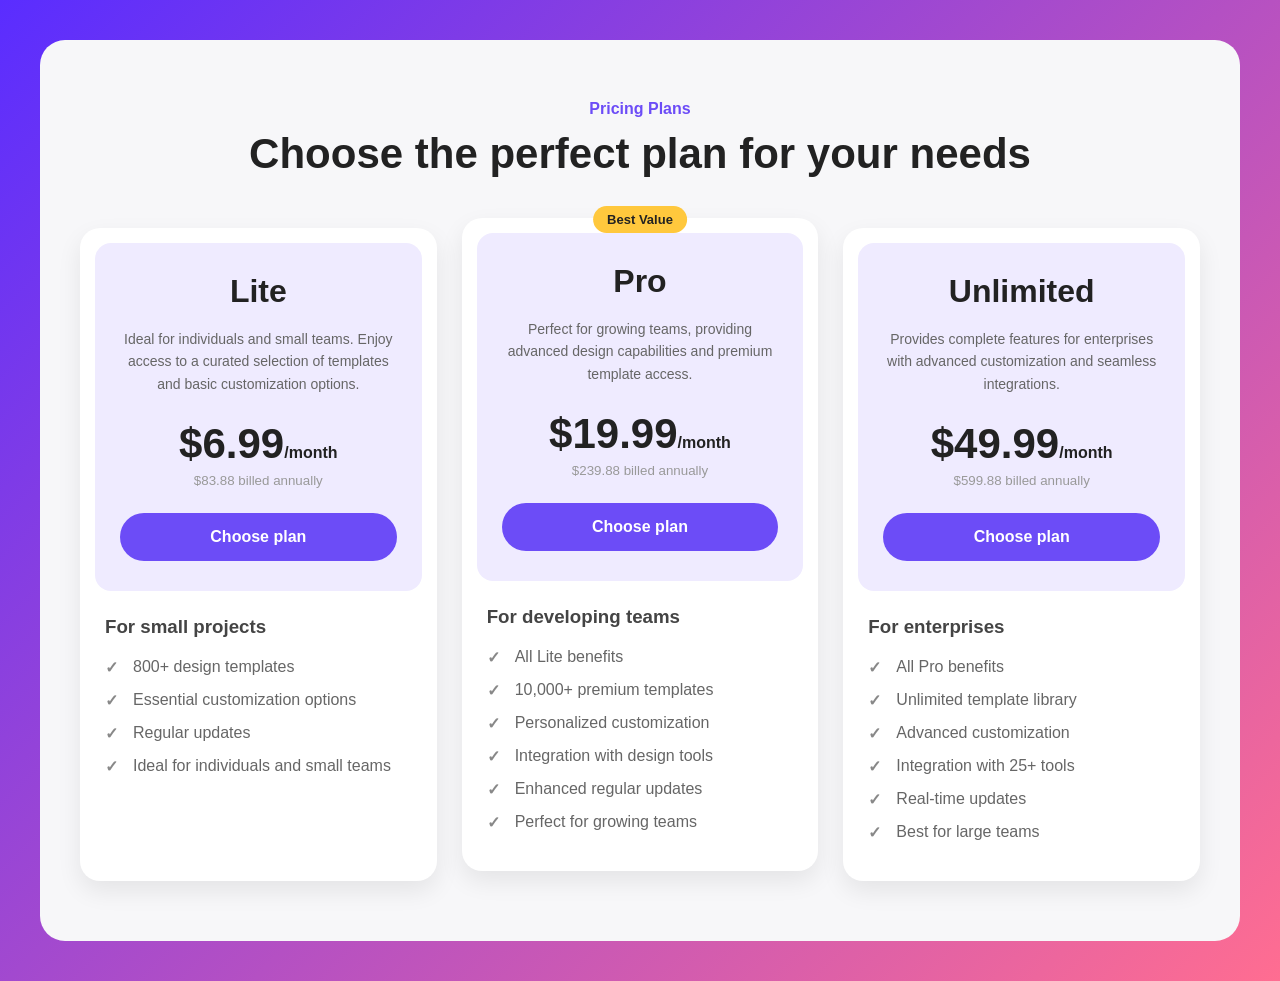
<file: price_layout/index.html>
<!DOCTYPE html>
<html lang="en">
<head>
    <meta charset="UTF-8">
    <meta name="viewport" content="width=device-width, initial-scale=1.0">
    <title>Pricing Plans</title>
    <link rel="stylesheet" href="index.css">
</head>
<body>

<section class="pricing-section">

    <p class="subtitle">Pricing Plans</p>
    <h1>Choose the perfect plan for your needs</h1>

    <div class="pricing-container">

        <!-- Lite Plan -->
        <div class="card">
            <div class="card-top">
                <h2>Lite</h2>
                <p>
                    Ideal for individuals and small teams. Enjoy access to a
                    curated selection of templates and basic customization options.
                </p>

                <div class="price">
                    <span>$6.99</span>/month
                </div>

                <small>$83.88 billed annually</small>

                <button>Choose plan</button>
            </div>

            <div class="features">
                <h3>For small projects</h3>
                <ul>
                    <li>800+ design templates</li>
                    <li>Essential customization options</li>
                    <li>Regular updates</li>
                    <li>Ideal for individuals and small teams</li>
                </ul>
            </div>
        </div>

        <!-- Pro Plan -->
        <div class="card featured">
            <span class="badge">Best Value</span>

            <div class="card-top">
                <h2>Pro</h2>

                <p>
                    Perfect for growing teams, providing advanced design
                    capabilities and premium template access.
                </p>

                <div class="price">
                    <span>$19.99</span>/month
                </div>

                <small>$239.88 billed annually</small>

                <button>Choose plan</button>
            </div>

            <div class="features">
                <h3>For developing teams</h3>
                <ul>
                    <li>All Lite benefits</li>
                    <li>10,000+ premium templates</li>
                    <li>Personalized customization</li>
                    <li>Integration with design tools</li>
                    <li>Enhanced regular updates</li>
                    <li>Perfect for growing teams</li>
                </ul>
            </div>
        </div>

        <!-- Unlimited Plan -->
        <div class="card">
            <div class="card-top">
                <h2>Unlimited</h2>

                <p>
                    Provides complete features for enterprises with advanced
                    customization and seamless integrations.
                </p>

                <div class="price">
                    <span>$49.99</span>/month
                </div>

                <small>$599.88 billed annually</small>

                <button>Choose plan</button>
            </div>

            <div class="features">
                <h3>For enterprises</h3>
                <ul>
                    <li>All Pro benefits</li>
                    <li>Unlimited template library</li>
                    <li>Advanced customization</li>
                    <li>Integration with 25+ tools</li>
                    <li>Real-time updates</li>
                    <li>Best for large teams</li>
                </ul>
            </div>
        </div>

    </div>

</section>

</body>
</html>
</file>
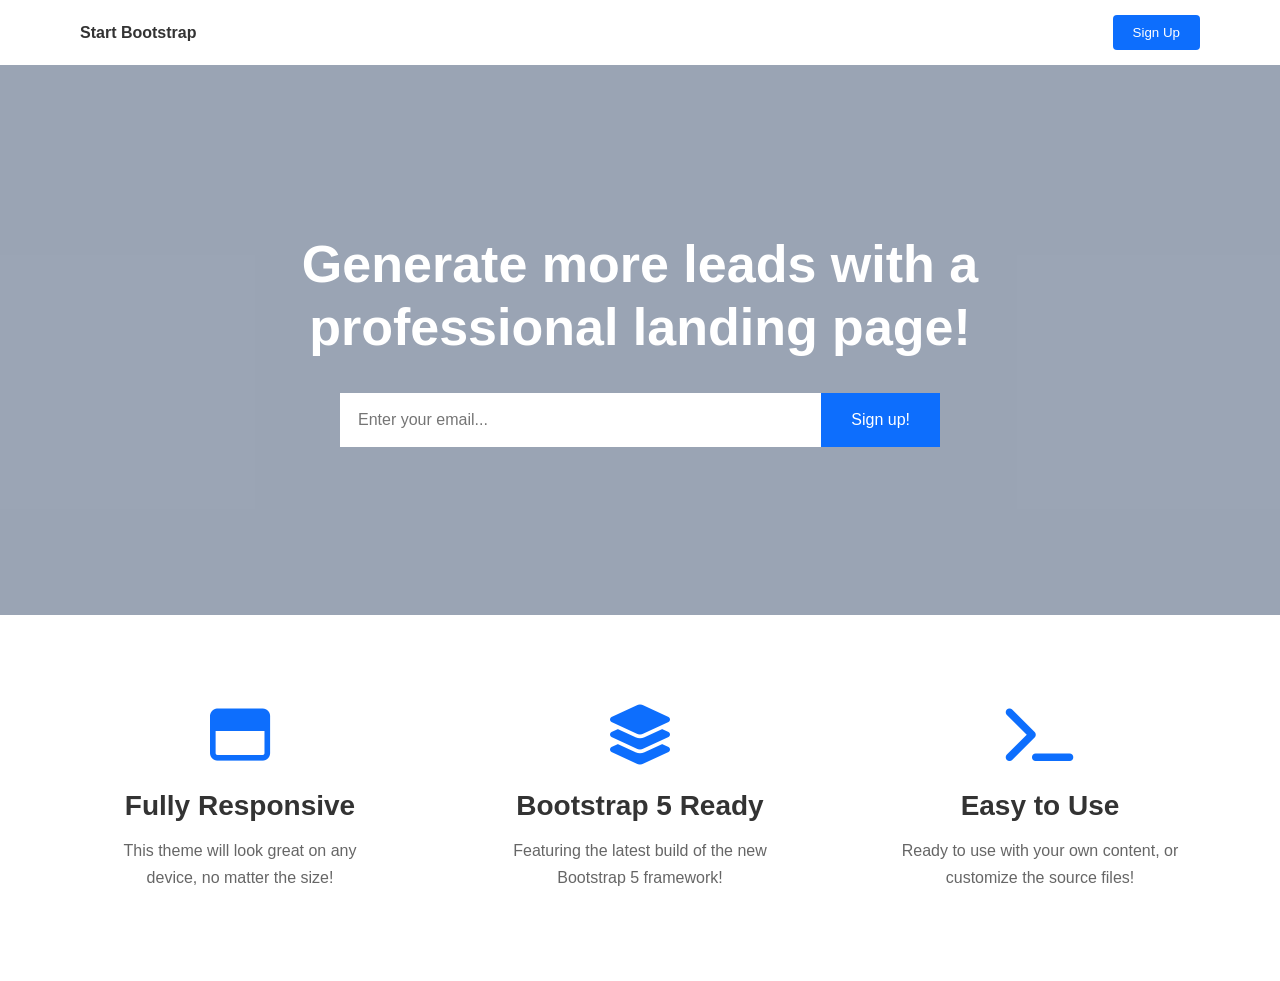
<file: simple_web_layout/basic.html>
<!DOCTYPE html>
<html lang="en">
<head>
    <meta charset="UTF-8">
    <meta name="viewport" content="width=device-width, initial-scale=1.0">
    <title>Landing Page</title>
    <link rel="stylesheet" href="basic.css">
    <link rel="stylesheet"
        href="https://cdnjs.cloudflare.com/ajax/libs/font-awesome/6.5.1/css/all.min.css">
</head>
<body>

    
    <nav class="navbar">
        <div class="logo">Start Bootstrap</div>
        <button class="btn">Sign Up</button>
    </nav>
    
    <section class="hero">
        <div class="overlay">
            <h1>Generate more leads with a<br>professional landing page!</h1>

            <div class="signup-form">
                <input type="email" placeholder="Enter your email...">
                <button>Sign up!</button>
            </div>
        </div>
    </section>
    
    <section class="features">

        <div class="feature-box">
            <i class="fa-regular fa-window-maximize"></i>
            <h3>Fully Responsive</h3>
            <p>
                This theme will look great on any
                device, no matter the size!
            </p>
        </div>

        <div class="feature-box">
            <i class="fa-solid fa-layer-group"></i>
            <h3>Bootstrap 5 Ready</h3>
            <p>
                Featuring the latest build of the new
                Bootstrap 5 framework!
            </p>
        </div>

        <div class="feature-box">
            <i class="fa-solid fa-terminal"></i>
            <h3>Easy to Use</h3>
            <p>
                Ready to use with your own content,
                or customize the source files!
            </p>
        </div>

    </section>
</body>
</html>
</file>
<file: price_layout/index.css>
*{
    margin:0;
    padding:0;
    box-sizing:border-box;
    font-family:Arial, Helvetica, sans-serif;
}

body{
    background:linear-gradient(135deg,#5a2dff,#ff6d91);
    min-height:100vh;
    display:flex;
    justify-content:center;
    align-items:center;
    padding:40px;
}

.pricing-section{
    background:#f7f7f9;
    width:100%;
    max-width:1300px;
    padding:60px 40px;
    border-radius:25px;
}

.subtitle{
    text-align:center;
    color:#6c4cf7;
    font-weight:600;
    margin-bottom:12px;
}

.pricing-section h1{
    text-align:center;
    font-size:42px;
    margin-bottom:50px;
    color:#222;
}

.pricing-container{
    display:grid;
    grid-template-columns:repeat(auto-fit,minmax(320px,1fr));
    gap:25px;
}

.card{
    background:white;
    border-radius:20px;
    padding:15px;
    position:relative;
    box-shadow:0 10px 25px rgba(0,0,0,0.08);
}

.card-top{
    background:#efebff;
    border-radius:16px;
    padding:30px 25px;
    text-align:center;
}

.card-top h2{
    font-size:32px;
    margin-bottom:18px;
    color:#222;
}

.card-top p{
    color:#666;
    line-height:1.6;
    font-size:14px;
    margin-bottom:25px;
}

.price{
    margin-bottom:5px;
    color:#222;
    font-weight:bold;
}

.price span{
    font-size:42px;
}

.card-top small{
    color:#999;
    display:block;
    margin-bottom:25px;
}

button{
    width:100%;
    border:none;
    background:#6c4cf7;
    color:white;
    padding:15px;
    border-radius:50px;
    font-size:16px;
    font-weight:600;
    cursor:pointer;
    transition:.3s;
}

button:hover{
    background:#5938ea;
}

.features{
    padding:25px 10px 10px;
}

.features h3{
    margin-bottom:20px;
    color:#444;
}

.features ul{
    list-style:none;
}

.features li{
    margin-bottom:15px;
    color:#666;
    position:relative;
    padding-left:28px;
}

.features li::before{
    content:"✓";
    position:absolute;
    left:0;
    color:#888;
    font-weight:bold;
}

.featured{
    transform:translateY(-10px);
}

.badge{
    position:absolute;
    top:-12px;
    left:50%;
    transform:translateX(-50%);
    background:#ffc83d;
    color:#222;
    font-size:13px;
    font-weight:700;
    padding:6px 14px;
    border-radius:30px;
}
</file>
<file: simple_web_layout/basic.css>
*{
    margin:0;
    padding:0;
    box-sizing:border-box;
    font-family:Arial, Helvetica, sans-serif;
}

body{
    background:#fff;
    overflow-x:hidden;
    position:relative;
}


.navbar{
    display:flex;
    justify-content:space-between;
    align-items:center;
    padding:15px 80px;
    background:#fff;
}

.logo{
    font-weight:600;
    color:#333;
}

.btn{
    background:#0d6efd;
    color:white;
    border:none;
    padding:10px 20px;
    border-radius:4px;
    cursor:pointer;
}

.btn:hover{
    background:#0b5ed7;
}

.hero{
    height:550px;
    background:url("https://images.unsplash.com/photo-1507525428034-b723cf961d3e")
    center/cover no-repeat;
    position:relative;
}

.overlay{
    height:100%;
    width:100%;
    background:rgba(33,55,90,0.45);
    display:flex;
    flex-direction:column;
    justify-content:center;
    align-items:center;
    text-align:center;
}

.overlay h1{
    color:white;
    font-size:52px;
    max-width:800px;
    margin-bottom:35px;
    line-height:1.2;
}

.signup-form{
    display:flex;
    width:600px;
}

.signup-form input{
    flex:1;
    padding:18px;
    border:none;
    outline:none;
    font-size:16px;
}

.signup-form button{
    padding:18px 30px;
    border:none;
    background:#0d6efd;
    color:white;
    cursor:pointer;
    font-size:16px;
}

.signup-form button:hover{
    background:#0b5ed7;
}


.features{
    display:flex;
    justify-content:center;
    gap:120px;
    padding:90px 50px;
    text-align:center;
}

.feature-box{
    max-width:280px;
}

.feature-box i{
    font-size:60px;
    color:#0d6efd;
    margin-bottom:25px;
}

.feature-box h3{
    font-size:28px;
    margin-bottom:15px;
    color:#333;
}

.feature-box p{
    color:#666;
    line-height:1.7;
    font-size:16px;
}

@media(max-width:768px){

    .navbar{
        padding:15px 25px;
    }

    .overlay h1{
        font-size:32px;
        padding:0 20px;
    }

    .signup-form{
        width:90%;
        flex-direction:column;
        gap:10px;
    }

    .features{
        flex-direction:column;
        gap:50px;
    }
}
</file>
